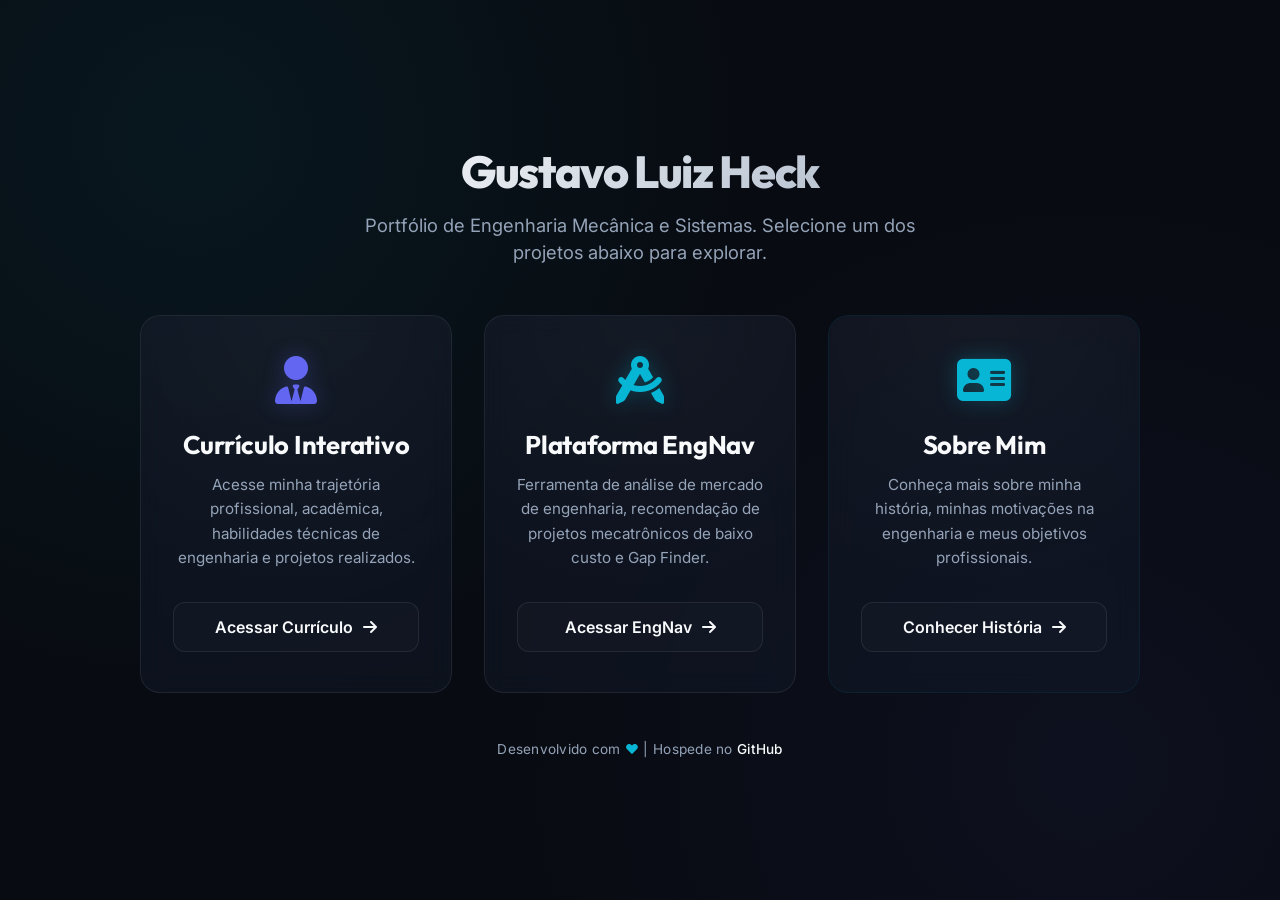
<file: index.html>
<!DOCTYPE html>
<html lang="pt-BR">
<head>
    <meta charset="UTF-8">
    <meta name="viewport" content="width=device-width, initial-scale=1.0">
    <title>Gustavo Luiz Heck - Portfólio de Engenharia</title>
    
    <!-- Meta tags SEO -->
    <meta name="description" content="Portal de portfólio profissional de Gustavo Luiz Heck. Acesse o Currículo Interativo e a plataforma EngNav de análise de mercado de engenharia.">
    <link rel="manifest" href="manifest.json">
    
    <!-- Google Fonts -->
    <link rel="preconnect" href="https://fonts.googleapis.com">
    <link rel="preconnect" href="https://fonts.gstatic.com" crossorigin>
    <link href="https://fonts.googleapis.com/css2?family=Outfit:wght@400;500;600;700;800&family=Inter:wght@300;400;500;600&display=swap" rel="stylesheet">
    
    <!-- FontAwesome para Ícones -->
    <link rel="stylesheet" href="https://cdnjs.cloudflare.com/ajax/libs/font-awesome/6.4.0/css/all.min.css">
    
    <!-- Estilização Interna de Alta Estética -->
    <style>
        :root {
            --bg-color: #080b11;
            --card-bg: rgba(17, 24, 39, 0.6);
            --border-color: rgba(255, 255, 255, 0.08);
            --primary: #06b6d4;
            --primary-hover: #0891b2;
            --indigo: #6366f1;
            --text-primary: #f8fafc;
            --text-muted: #94a3b8;
            --radius: 20px;
        }

        * {
            margin: 0;
            padding: 0;
            box-sizing: border-box;
        }

        body {
            font-family: 'Inter', sans-serif;
            background-color: var(--bg-color);
            color: var(--text-primary);
            min-height: 100vh;
            display: flex;
            flex-direction: column;
            justify-content: center;
            align-items: center;
            background-image: 
                radial-gradient(circle at 15% 15%, rgba(6, 182, 212, 0.07) 0%, transparent 45%),
                radial-gradient(circle at 85% 85%, rgba(99, 102, 241, 0.06) 0%, transparent 45%);
            padding: 24px;
            overflow-x: hidden;
        }

        .portal-container {
            max-width: 1000px;
            width: 100%;
            text-align: center;
            animation: fadeIn 0.6s cubic-bezier(0.16, 1, 0.3, 1);
        }

        @keyframes fadeIn {
            from { opacity: 0; transform: translateY(20px); }
            to { opacity: 1; transform: translateY(0); }
        }

        header {
            margin-bottom: 48px;
        }

        header h1 {
            font-family: 'Outfit', sans-serif;
            font-size: 2.8rem;
            font-weight: 800;
            letter-spacing: -0.03em;
            background: linear-gradient(135deg, #f8fafc 20%, #94a3b8 100%);
            -webkit-background-clip: text;
            -webkit-text-fill-color: transparent;
            margin-bottom: 12px;
        }

        header p {
            color: var(--text-muted);
            font-size: 1.15rem;
            max-width: 600px;
            margin: 0 auto;
            line-height: 1.5;
        }

        .highlight {
            color: var(--primary);
            background: linear-gradient(135deg, var(--primary), var(--indigo));
            -webkit-background-clip: text;
            -webkit-text-fill-color: transparent;
            font-weight: 700;
        }

        .portal-grid {
            display: grid;
            grid-template-columns: repeat(auto-fit, minmax(280px, 1fr));
            gap: 32px;
            margin-bottom: 48px;
        }

        @media (max-width: 768px) {
            header h1 {
                font-size: 2.2rem;
            }
        }

        .portal-card {
            background: var(--card-bg);
            border: 1px solid var(--border-color);
            border-radius: var(--radius);
            padding: 40px 32px;
            display: flex;
            flex-direction: column;
            align-items: center;
            text-decoration: none;
            color: var(--text-primary);
            transition: all 0.4s cubic-bezier(0.16, 1, 0.3, 1);
            backdrop-filter: blur(12px);
            -webkit-backdrop-filter: blur(12px);
            position: relative;
            overflow: hidden;
        }

        .portal-card::before {
            content: "";
            position: absolute;
            top: 0;
            left: 0;
            width: 100%;
            height: 100%;
            background: radial-gradient(circle at 50% 0%, rgba(255,255,255,0.03), transparent 70%);
            pointer-events: none;
        }

        .portal-card:hover {
            transform: translateY(-8px);
            border-color: rgba(6, 182, 212, 0.4);
            box-shadow: 0 20px 40px -15px rgba(0, 0, 0, 0.6), 0 0 20px rgba(6, 182, 212, 0.05);
            background: rgba(24, 32, 49, 0.4);
        }

        .portal-card.cv-theme:hover {
            border-color: rgba(99, 102, 241, 0.4);
            box-shadow: 0 20px 40px -15px rgba(0, 0, 0, 0.6), 0 0 20px rgba(99, 102, 241, 0.05);
        }

        .card-icon {
            font-size: 3rem;
            margin-bottom: 24px;
            transition: transform 0.3s ease;
        }

        .portal-card:hover .card-icon {
            transform: scale(1.1);
        }

        .icon-cv {
            color: var(--indigo);
            filter: drop-shadow(0 0 10px rgba(99, 102, 241, 0.3));
        }

        .icon-engnav {
            color: var(--primary);
            filter: drop-shadow(0 0 10px rgba(6, 182, 212, 0.3));
        }

        .portal-card h2 {
            font-family: 'Outfit', sans-serif;
            font-size: 1.6rem;
            font-weight: 700;
            margin-bottom: 12px;
            letter-spacing: -0.01em;
        }

        .portal-card p {
            color: var(--text-muted);
            font-size: 0.95rem;
            line-height: 1.6;
            margin-bottom: 32px;
            flex-grow: 1;
            max-width: 320px;
        }

        .portal-btn {
            width: 100%;
            padding: 14px 28px;
            border-radius: 12px;
            font-weight: 600;
            font-size: 1rem;
            border: 1px solid var(--border-color);
            background: rgba(255, 255, 255, 0.02);
            color: var(--text-primary);
            display: inline-flex;
            align-items: center;
            justify-content: center;
            gap: 10px;
            transition: all 0.3s ease;
            cursor: pointer;
        }

        .portal-card:hover .portal-btn {
            background: var(--primary);
            border-color: var(--primary);
            color: #000;
            box-shadow: 0 0 15px rgba(6, 182, 212, 0.3);
        }

        .portal-card.cv-theme:hover .portal-btn {
            background: var(--indigo);
            border-color: var(--indigo);
            color: #fff;
            box-shadow: 0 0 15px rgba(99, 102, 241, 0.3);
        }

        footer {
            font-size: 0.85rem;
            color: var(--text-muted);
            letter-spacing: 0.02em;
        }

        footer a {
            color: var(--text-primary);
            text-decoration: none;
            font-weight: 500;
        }

        footer a:hover {
            color: var(--primary);
        }
    </style>
</head>
<body>

    <div class="portal-container">
        <header>
            <h1>Gustavo Luiz Heck</h1>
            <p>Portfólio de Engenharia Mecânica e Sistemas. Selecione um dos projetos abaixo para explorar.</p>
        </header>

        <div class="portal-grid">
            <!-- CARD 1: CURRÍCULO -->
            <a href="./curriculo/index.html" class="portal-card cv-theme">
                <i class="fa-solid fa-user-tie card-icon icon-cv"></i>
                <h2>Currículo Interativo</h2>
                <p>Acesse minha trajetória profissional, acadêmica, habilidades técnicas de engenharia e projetos realizados.</p>
                <div class="portal-btn">
                    <span>Acessar Currículo</span>
                    <i class="fa-solid fa-arrow-right"></i>
                </div>
            </a>

            <!-- CARD 2: ENGNAV -->
            <a href="./engnav/index.html" class="portal-card">
                <i class="fa-solid fa-compass-drafting card-icon icon-engnav"></i>
                <h2>Plataforma EngNav</h2>
                <p>Ferramenta de análise de mercado de engenharia, recomendação de projetos mecatrônicos de baixo custo e Gap Finder.</p>
                <div class="portal-btn">
                    <span>Acessar EngNav</span>
                    <i class="fa-solid fa-arrow-right"></i>
                </div>
            </a>

            <!-- CARD 3: SOBRE MIM -->
            <a href="./sobre/index.html" class="portal-card cv-theme" style="border-color: rgba(6, 182, 212, 0.08);">
                <i class="fa-solid fa-address-card card-icon" style="color: var(--primary); filter: drop-shadow(0 0 10px rgba(6, 182, 212, 0.3));"></i>
                <h2>Sobre Mim</h2>
                <p>Conheça mais sobre minha história, minhas motivações na engenharia e meus objetivos profissionais.</p>
                <div class="portal-btn">
                    <span>Conhecer História</span>
                    <i class="fa-solid fa-arrow-right"></i>
                </div>
            </a>
        </div>

        <footer>
            <p>Desenvolvido com <span style="color: var(--primary)">❤</span> | Hospede no <a href="https://github.com/gustavoluizheck-bit/engnav" target="_blank">GitHub</a></p>
        </footer>
    </div>

    <!-- PWA Service Worker Registration -->
    <script>
        if ('serviceWorker' in navigator) {
            window.addEventListener('load', () => {
                navigator.serviceWorker.register('service-worker.js')
                    .then(reg => console.log('Service Worker registrado com sucesso:', reg))
                    .catch(err => console.log('Falha ao registrar Service Worker:', err));
            });
        }
    </script>
</body>
</html>
</file>
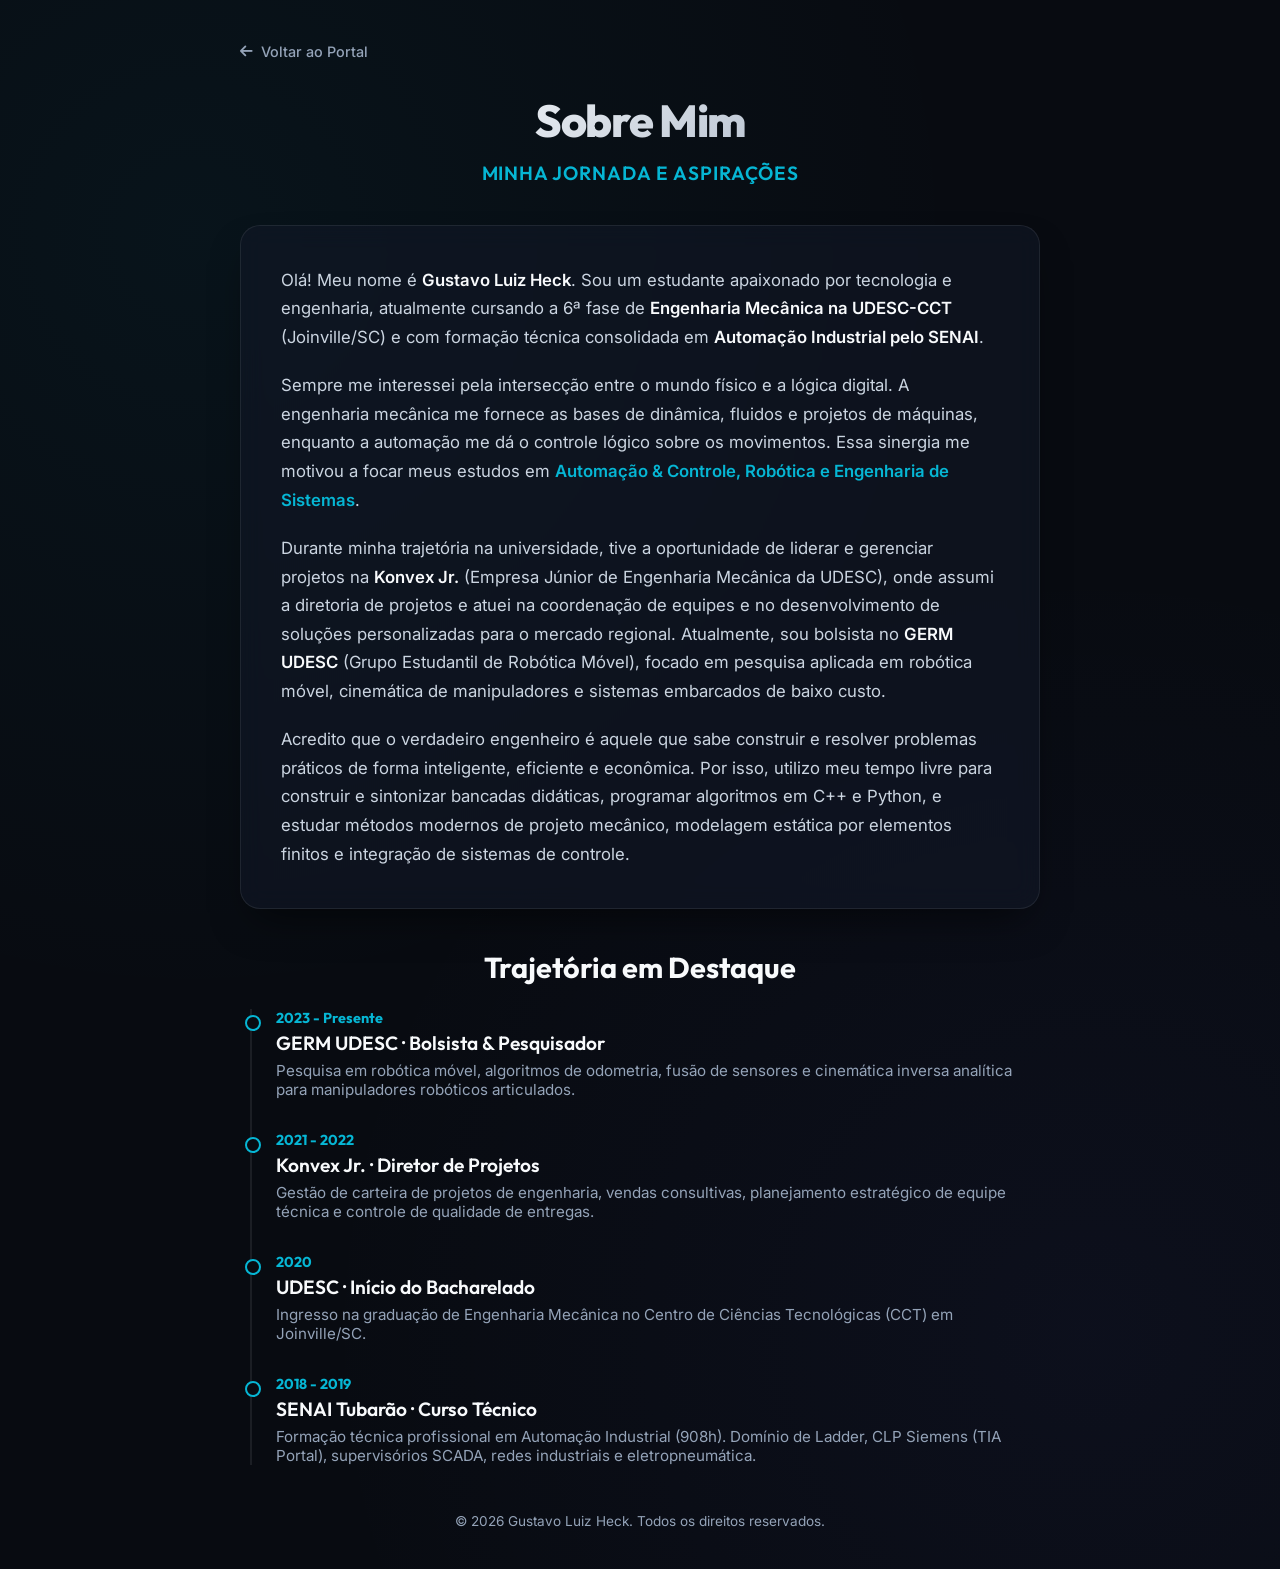
<file: sobre/index.html>
<!DOCTYPE html>
<html lang="pt-BR">
<head>
    <meta charset="UTF-8">
    <meta name="viewport" content="width=device-width, initial-scale=1.0">
    <title>Sobre Mim - Gustavo Luiz Heck</title>
    
    <!-- Meta tags SEO -->
    <meta name="description" content="Conheça a história, motivações e objetivos profissionais de Gustavo Luiz Heck, estudante de Engenharia Mecânica e técnico em Automação.">
    
    <!-- Google Fonts -->
    <link rel="preconnect" href="https://fonts.googleapis.com">
    <link rel="preconnect" href="https://fonts.gstatic.com" crossorigin>
    <link href="https://fonts.googleapis.com/css2?family=Outfit:wght@400;500;600;700;800&family=Inter:wght@300;400;500;600&display=swap" rel="stylesheet">
    
    <!-- FontAwesome para Ícones -->
    <link rel="stylesheet" href="https://cdnjs.cloudflare.com/ajax/libs/font-awesome/6.4.0/css/all.min.css">
    
    <!-- Estilização Interna de Alta Estética -->
    <style>
        :root {
            --bg-color: #080b11;
            --card-bg: rgba(17, 24, 39, 0.6);
            --border-color: rgba(255, 255, 255, 0.08);
            --primary: #06b6d4;
            --primary-hover: #0891b2;
            --indigo: #6366f1;
            --text-primary: #f8fafc;
            --text-muted: #94a3b8;
            --radius: 20px;
        }

        * {
            margin: 0;
            padding: 0;
            box-sizing: border-box;
        }

        body {
            font-family: 'Inter', sans-serif;
            background-color: var(--bg-color);
            color: var(--text-primary);
            min-height: 100vh;
            display: flex;
            flex-direction: column;
            align-items: center;
            background-image: 
                radial-gradient(circle at 15% 15%, rgba(6, 182, 212, 0.05) 0%, transparent 45%),
                radial-gradient(circle at 85% 85%, rgba(99, 102, 241, 0.05) 0%, transparent 45%);
            padding: 40px 24px;
            overflow-x: hidden;
        }

        .container {
            max-width: 800px;
            width: 100%;
        }

        .back-btn {
            display: inline-flex;
            align-items: center;
            gap: 8px;
            color: var(--text-muted);
            text-decoration: none;
            font-size: 0.9rem;
            font-weight: 500;
            margin-bottom: 32px;
            transition: color 0.3s ease;
        }

        .back-btn:hover {
            color: var(--primary);
        }

        header {
            margin-bottom: 40px;
            text-align: center;
        }

        header h1 {
            font-family: 'Outfit', sans-serif;
            font-size: 2.8rem;
            font-weight: 800;
            letter-spacing: -0.03em;
            background: linear-gradient(135deg, #f8fafc 20%, #94a3b8 100%);
            -webkit-background-clip: text;
            -webkit-text-fill-color: transparent;
            margin-bottom: 12px;
        }

        header p {
            color: var(--primary);
            font-family: 'Outfit', sans-serif;
            font-weight: 600;
            font-size: 1.2rem;
            text-transform: uppercase;
            letter-spacing: 0.05em;
        }

        .about-card {
            background: var(--card-bg);
            border: 1px solid var(--border-color);
            border-radius: var(--radius);
            padding: 40px;
            backdrop-filter: blur(12px);
            -webkit-backdrop-filter: blur(12px);
            box-shadow: 0 20px 40px -15px rgba(0, 0, 0, 0.6);
            line-height: 1.7;
            font-size: 1.05rem;
            color: #cbd5e1;
        }

        .about-card p {
            margin-bottom: 20px;
        }

        .about-card p:last-child {
            margin-bottom: 0;
        }

        .about-card strong {
            color: var(--text-primary);
            font-weight: 600;
        }

        .highlight {
            color: var(--primary);
            font-weight: 600;
        }

        .timeline-section {
            margin-top: 40px;
        }

        .timeline-section h2 {
            font-family: 'Outfit', sans-serif;
            font-size: 1.8rem;
            font-weight: 700;
            margin-bottom: 24px;
            text-align: center;
        }

        .timeline-vertical {
            border-left: 2px solid var(--border-color);
            padding-left: 24px;
            margin-left: 10px;
        }

        .timeline-item {
            position: relative;
            margin-bottom: 32px;
        }

        .timeline-item:last-child {
            margin-bottom: 0;
        }

        .timeline-item::before {
            content: "";
            position: absolute;
            left: -31px;
            top: 6px;
            width: 12px;
            height: 12px;
            background: var(--bg-color);
            border: 2px solid var(--primary);
            border-radius: 50%;
        }

        .timeline-year {
            font-family: 'Outfit', sans-serif;
            font-weight: 700;
            color: var(--primary);
            font-size: 0.9rem;
            margin-bottom: 4px;
        }

        .timeline-title {
            font-family: 'Outfit', sans-serif;
            font-size: 1.2rem;
            font-weight: 600;
            color: var(--text-primary);
            margin-bottom: 6px;
        }

        .timeline-desc {
            font-size: 0.95rem;
            color: var(--text-muted);
        }

        footer {
            margin-top: 48px;
            text-align: center;
            font-size: 0.85rem;
            color: var(--text-muted);
        }
    </style>
</head>
<body>

    <div class="container">
        <a href="../index.html" class="back-btn">
            <i class="fa-solid fa-arrow-left"></i> Voltar ao Portal
        </a>

        <header>
            <h1>Sobre Mim</h1>
            <p>Minha Jornada e Aspirações</p>
        </header>

        <div class="about-card">
            <p>Olá! Meu nome é <strong>Gustavo Luiz Heck</strong>. Sou um estudante apaixonado por tecnologia e engenharia, atualmente cursando a 6ª fase de <strong>Engenharia Mecânica na UDESC-CCT</strong> (Joinville/SC) e com formação técnica consolidada em <strong>Automação Industrial pelo SENAI</strong>.</p>
            
            <p>Sempre me interessei pela intersecção entre o mundo físico e a lógica digital. A engenharia mecânica me fornece as bases de dinâmica, fluidos e projetos de máquinas, enquanto a automação me dá o controle lógico sobre os movimentos. Essa sinergia me motivou a focar meus estudos em <span class="highlight">Automação & Controle, Robótica e Engenharia de Sistemas</span>.</p>

            <p>Durante minha trajetória na universidade, tive a oportunidade de liderar e gerenciar projetos na <strong>Konvex Jr.</strong> (Empresa Júnior de Engenharia Mecânica da UDESC), onde assumi a diretoria de projetos e atuei na coordenação de equipes e no desenvolvimento de soluções personalizadas para o mercado regional. Atualmente, sou bolsista no <strong>GERM UDESC</strong> (Grupo Estudantil de Robótica Móvel), focado em pesquisa aplicada em robótica móvel, cinemática de manipuladores e sistemas embarcados de baixo custo.</p>

            <p>Acredito que o verdadeiro engenheiro é aquele que sabe construir e resolver problemas práticos de forma inteligente, eficiente e econômica. Por isso, utilizo meu tempo livre para construir e sintonizar bancadas didáticas, programar algoritmos em C++ e Python, e estudar métodos modernos de projeto mecânico, modelagem estática por elementos finitos e integração de sistemas de controle.</p>
        </div>

        <div class="timeline-section">
            <h2>Trajetória em Destaque</h2>
            <div class="timeline-vertical">
                <div class="timeline-item">
                    <div class="timeline-year">2023 - Presente</div>
                    <div class="timeline-title">GERM UDESC · Bolsista & Pesquisador</div>
                    <div class="timeline-desc">Pesquisa em robótica móvel, algoritmos de odometria, fusão de sensores e cinemática inversa analítica para manipuladores robóticos articulados.</div>
                </div>
                <div class="timeline-item">
                    <div class="timeline-year">2021 - 2022</div>
                    <div class="timeline-title">Konvex Jr. · Diretor de Projetos</div>
                    <div class="timeline-desc">Gestão de carteira de projetos de engenharia, vendas consultivas, planejamento estratégico de equipe técnica e controle de qualidade de entregas.</div>
                </div>
                <div class="timeline-item">
                    <div class="timeline-year">2020</div>
                    <div class="timeline-title">UDESC · Início do Bacharelado</div>
                    <div class="timeline-desc">Ingresso na graduação de Engenharia Mecânica no Centro de Ciências Tecnológicas (CCT) em Joinville/SC.</div>
                </div>
                <div class="timeline-item">
                    <div class="timeline-year">2018 - 2019</div>
                    <div class="timeline-title">SENAI Tubarão · Curso Técnico</div>
                    <div class="timeline-desc">Formação técnica profissional em Automação Industrial (908h). Domínio de Ladder, CLP Siemens (TIA Portal), supervisórios SCADA, redes industriais e eletropneumática.</div>
                </div>
            </div>
        </div>

        <footer>
            <p>© 2026 Gustavo Luiz Heck. Todos os direitos reservados.</p>
        </footer>
    </div>

</body>
</html>
</file>
